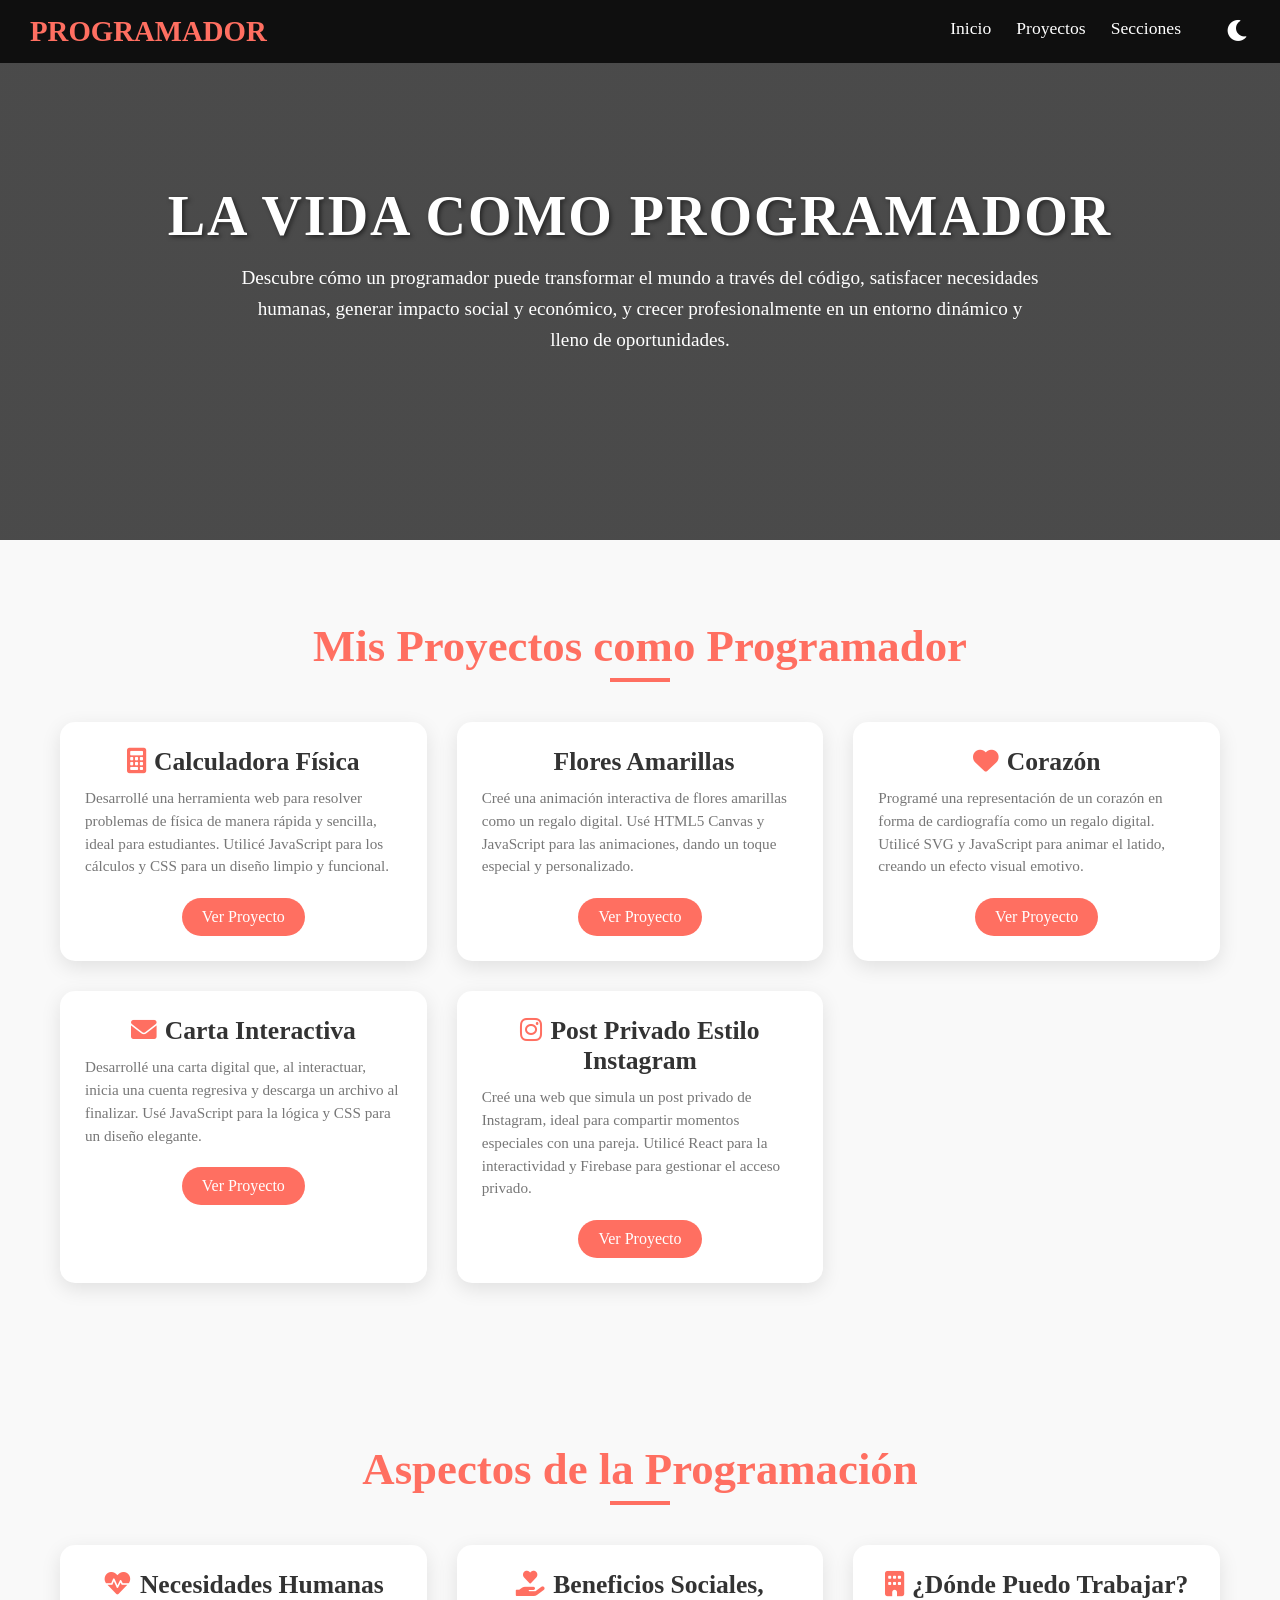
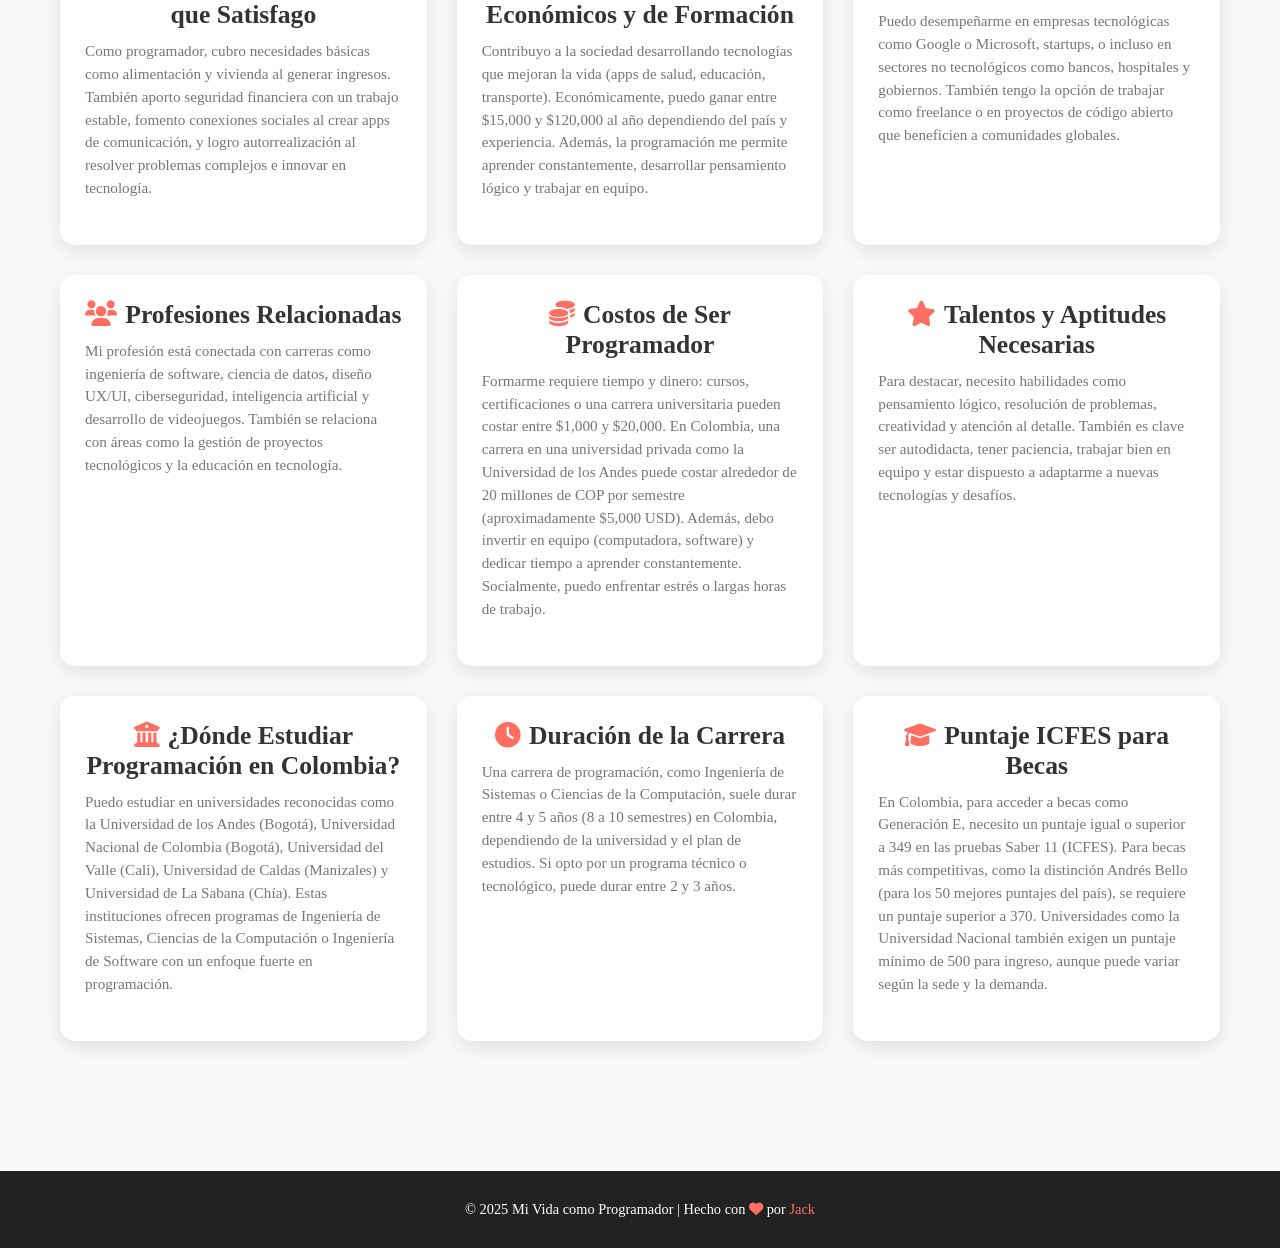
<file: Index.html>
<!DOCTYPE html>
<html lang="es">
<head>
    <meta charset="UTF-8">
    <meta name="viewport" content="width=device-width, initial-scale=1.0">
    <title>Mi Vida como Programador</title>
    <link rel="stylesheet" href="https://cdnjs.cloudflare.com/ajax/libs/font-awesome/6.0.0-beta3/css/all.min.css">
    <style>
        * {
            margin: 0;
            padding: 0;
            box-sizing: border-box;
            font-family: 'Times New Roman', Times, serif;
            transition: background-color 0.3s, color 0.3s;
        }

        body {
            background-color: #f9f9f9;
            color: #333;
        }

        /* Modo Oscuro */
        body.dark-mode {
            background-color: #1a1a1a;
            color: #e0e0e0;
        }

        /* Header */
        header {
            background: linear-gradient(rgba(0, 0, 0, 0.7), rgba(0, 0, 0, 0.7)), url('https://images.unsplash.com/photo-1516321318423-f06f85e504b3?ixlib=rb-4.0.3&auto=format&fit=crop&w=1920&q=80');
            background-size: cover;
            background-position: center;
            height: 60vh;
            display: flex;
            flex-direction: column;
            justify-content: center;
            align-items: center;
            text-align: center;
            color: white;
            padding: 20px;
        }

        header h1 {
            font-size: 3.5rem;
            margin-bottom: 15px;
            text-transform: uppercase;
            letter-spacing: 2px;
            text-shadow: 2px 2px 4px rgba(0, 0, 0, 0.5);
        }

        header p {
            font-size: 1.2rem;
            max-width: 800px;
            line-height: 1.6;
        }

        /* Navigation */
        nav {
            position: fixed;
            top: 0;
            width: 100%;
            padding: 15px 30px;
            display: flex;
            justify-content: space-between;
            align-items: center;
            background: rgba(0, 0, 0, 0.8);
            z-index: 1000;
            transition: background 0.3s;
        }

        nav.scrolled {
            background: rgba(0, 0, 0, 0.95);
        }

        nav .logo {
            font-size: 1.8rem;
            font-weight: 700;
            color: #ff6f61;
            text-transform: uppercase;
        }

        nav ul {
            list-style: none;
            display: flex;
            gap: 25px;
        }

        nav ul li a {
            color: white;
            text-decoration: none;
            font-size: 1.1rem;
            font-weight: 500;
            transition: color 0.3s;
        }

        nav ul li a:hover {
            color: #ff6f61;
        }

        .hamburger {
            display: none;
            font-size: 2rem;
            color: white;
            cursor: pointer;
        }

        /* Theme Toggle Button */
        .theme-toggle {
            background: none;
            border: none;
            color: white;
            font-size: 1.5rem;
            cursor: pointer;
            margin-left: 20px;
        }

        /* Projects Section */
        .projects-section {
            padding: 80px 20px;
            max-width: 1200px;
            margin: 0 auto;
        }

        .projects-section h2 {
            font-size: 2.8rem;
            margin-bottom: 50px;
            text-align: center;
            color: #ff6f61;
            position: relative;
        }

        body.dark-mode .projects-section h2 {
            color: #ff6f61;
        }

        .projects-section h2::after {
            content: '';
            width: 60px;
            height: 4px;
            background: #ff6f61;
            position: absolute;
            bottom: -10px;
            left: 50%;
            transform: translateX(-50%);
        }

        .projects-grid {
            display: grid;
            grid-template-columns: repeat(auto-fit, minmax(300px, 1fr));
            gap: 30px;
        }

        .project-card {
            background-color: white;
            border-radius: 15px;
            overflow: hidden;
            box-shadow: 0 6px 20px rgba(0, 0, 0, 0.1);
            transition: transform 0.3s, box-shadow 0.3s;
        }

        body.dark-mode .project-card {
            background-color: #2a2a2a;
            box-shadow: 0 6px 20px rgba(255, 255, 255, 0.1);
        }

        .project-card:hover {
            transform: translateY(-10px);
            box-shadow: 0 10px 30px rgba(0, 0, 0, 0.15);
        }

        body.dark-mode .project-card:hover {
            box-shadow: 0 10px 30px rgba(255, 255, 255, 0.15);
        }

        .project-card-content {
            padding: 25px;
            text-align: center;
        }

        .project-card-content h3 {
            font-size: 1.6rem;
            margin-bottom: 10px;
            color: #333;
        }

        body.dark-mode .project-card-content h3 {
            color: #e0e0e0;
        }

        .project-card-content p {
            color: #777;
            font-size: 0.95rem;
            margin-bottom: 20px;
            line-height: 1.5;
            text-align: left;
        }

        body.dark-mode .project-card-content p {
            color: #b0b0b0;
        }

        .project-card-content a {
            display: inline-block;
            text-decoration: none;
            color: white;
            background: #ff6f61;
            padding: 10px 20px;
            border-radius: 25px;
            font-weight: 500;
            transition: background 0.3s;
        }

        .project-card-content a:hover {
            background: #e65b50;
        }

        .icon {
            margin-right: 8px;
            color: #ff6f61;
        }

        /* Footer */
        footer {
            text-align: center;
            padding: 30px;
            background-color: #222;
            color: white;
            margin-top: 50px;
        }

        body.dark-mode footer {
            background-color: #111;
        }

        footer p {
            font-size: 0.9rem;
        }

        footer a {
            color: #ff6f61;
            text-decoration: none;
        }

        footer a:hover {
            text-decoration: underline;
        }

        /* Responsive Design */
        @media (max-width: 768px) {
            header {
                height: 50vh;
                padding: 15px;
            }

            header h1 {
                font-size: 2.2rem;
                max-width: 90%;
            }

            header p {
                font-size: 1rem;
                max-width: 90%;
            }

            .hamburger {
                display: block;
            }

            nav {
                padding: 15px 20px;
            }

            nav .logo {
                font-size: 1.4rem;
            }

            nav ul {
                position: absolute;
                top: 60px;
                left: 0;
                width: 100%;
                background: rgba(0, 0, 0, 0.95);
                flex-direction: column;
                align-items: center;
                gap: 15px;
                padding: 20px 0;
                display: none;
            }

            nav ul.active {
                display: flex;
            }

            nav ul li a {
                font-size: 1.2rem;
            }

            .projects-section {
                padding: 50px 15px;
            }

            .projects-section h2 {
                font-size: 2rem;
            }

            .projects-grid {
                grid-template-columns: 1fr;
                gap: 20px;
            }

            .project-card-content {
                padding: 20px;
            }

            .project-card-content h3 {
                font-size: 1.3rem;
            }

            .project-card-content p {
                font-size: 0.9rem;
            }

            .project-card-content a {
                font-size: 0.9rem;
                padding: 8px 15px;
            }
        }

        @media (max-width: 480px) {
            header {
                height: 40vh;
            }

            header h1 {
                font-size: 1.8rem;
                max-width: 85%;
            }

            header p {
                font-size: 0.9rem;
                max-width: 85%;
            }

            nav .logo {
                font-size: 1.2rem;
            }

            .hamburger {
                font-size: 1.5rem;
            }

            nav ul {
                top: 50px;
            }

            .projects-section h2 {
                font-size: 1.6rem;
            }

            .project-card-content h3 {
                font-size: 1.1rem;
            }

            .project-card-content p {
                font-size: 0.85rem;
            }
        }
    </style>
</head>
<body>

    <nav>
        <div class="logo">PROGRAMADOR</div>
        <div class="hamburger" onclick="toggleMenu()">☰</div>
        <ul id="nav-menu">
            <li><a href="#home">Inicio</a></li>
            <li><a href="#my-projects">Proyectos</a></li>
            <li><a href="#projects">Secciones</a></li>
            <li>
                <button class="theme-toggle" onclick="toggleTheme()">
                    <i class="fas fa-moon"></i>
                </button>
            </li>
        </ul>
    </nav>

    <header>
        <h1>La Vida como Programador</h1>
        <p>Descubre cómo un programador puede transformar el mundo a través del código, satisfacer necesidades humanas, generar impacto social y económico, y crecer profesionalmente en un entorno dinámico y lleno de oportunidades.</p>
    </header>

    <section class="projects-section" id="my-projects">
        <h2>Mis Proyectos como Programador</h2>
        <div class="projects-grid">
            <div class="project-card">
                <div class="project-card-content">
                    <h3><i class="fas fa-calculator icon"></i>Calculadora Física</h3>
                    <p>Desarrollé una herramienta web para resolver problemas de física de manera rápida y sencilla, ideal para estudiantes. Utilicé JavaScript para los cálculos y CSS para un diseño limpio y funcional.</p>
                    <a href="./Proyectos/Calculadora/Calculadora-fisica.html">Ver Proyecto</a>
                </div>
            </div>
            <div class="project-card">
                <div class="project-card-content">
                    <h3><i class="fas fa-flower icon"></i>Flores Amarillas</h3>
                    <p>Creé una animación interactiva de flores amarillas como un regalo digital. Usé HTML5 Canvas y JavaScript para las animaciones, dando un toque especial y personalizado.</p>
                    <a href="Proyectoflores.html">Ver Proyecto</a>
                </div>
            </div>
            <div class="project-card">
                <div class="project-card-content">
                    <h3><i class="fas fa-heart icon"></i>Corazón</h3>
                    <p>Programé una representación de un corazón en forma de cardiografía como un regalo digital. Utilicé SVG y JavaScript para animar el latido, creando un efecto visual emotivo.</p>
                    <a href="./Corazon/Corazon.html">Ver Proyecto</a>
                </div>
            </div>
            <div class="project-card">
                <div class="project-card-content">
                    <h3><i class="fas fa-envelope icon"></i>Carta Interactiva</h3>
                    <p>Desarrollé una carta digital que, al interactuar, inicia una cuenta regresiva y descarga un archivo al finalizar. Usé JavaScript para la lógica y CSS para un diseño elegante.</p>
                    <a href="./Cumple/Index.html">Ver Proyecto</a>
                </div>
            </div>
            <div class="project-card">
                <div class="project-card-content">
                    <h3><i class="fab fa-instagram icon"></i>Post Privado Estilo Instagram</h3>
                    <p>Creé una web que simula un post privado de Instagram, ideal para compartir momentos especiales con una pareja. Utilicé React para la interactividad y Firebase para gestionar el acceso privado.</p>
                    <a href="./Primermes/Pagina.html">Ver Proyecto</a>
                </div>
            </div>
        </div>
    </section>

    <section class="projects-section" id="projects">
        <h2>Aspectos de la Programación</h2>
        <div class="projects-grid">
            <div class="project-card">
                <div class="project-card-content">
                    <h3><i class="fas fa-heartbeat icon"></i>Necesidades Humanas que Satisfago</h3>
                    <p>Como programador, cubro necesidades básicas como alimentación y vivienda al generar ingresos. También aporto seguridad financiera con un trabajo estable, fomento conexiones sociales al crear apps de comunicación, y logro autorrealización al resolver problemas complejos e innovar en tecnología.</p>
                </div>
            </div>
            <div class="project-card">
                <div class="project-card-content">
                    <h3><i class="fas fa-hand-holding-heart icon"></i>Beneficios Sociales, Económicos y de Formación</h3>
                    <p>Contribuyo a la sociedad desarrollando tecnologías que mejoran la vida (apps de salud, educación, transporte). Económicamente, puedo ganar entre $15,000 y $120,000 al año dependiendo del país y experiencia. Además, la programación me permite aprender constantemente, desarrollar pensamiento lógico y trabajar en equipo.</p>
                </div>
            </div>
            <div class="project-card">
                <div class="project-card-content">
                    <h3><i class="fas fa-building icon"></i>¿Dónde Puedo Trabajar?</h3>
                    <p>Puedo desempeñarme en empresas tecnológicas como Google o Microsoft, startups, o incluso en sectores no tecnológicos como bancos, hospitales y gobiernos. También tengo la opción de trabajar como freelance o en proyectos de código abierto que beneficien a comunidades globales.</p>
                </div>
            </div>
            <div class="project-card">
                <div class="project-card-content">
                    <h3><i class="fas fa-users icon"></i>Profesiones Relacionadas</h3>
                    <p>Mi profesión está conectada con carreras como ingeniería de software, ciencia de datos, diseño UX/UI, ciberseguridad, inteligencia artificial y desarrollo de videojuegos. También se relaciona con áreas como la gestión de proyectos tecnológicos y la educación en tecnología.</p>
                </div>
            </div>
            <div class="project-card">
                <div class="project-card-content">
                    <h3><i class="fas fa-coins icon"></i>Costos de Ser Programador</h3>
                    <p>Formarme requiere tiempo y dinero: cursos, certificaciones o una carrera universitaria pueden costar entre $1,000 y $20,000. En Colombia, una carrera en una universidad privada como la Universidad de los Andes puede costar alrededor de 20 millones de COP por semestre (aproximadamente $5,000 USD). Además, debo invertir en equipo (computadora, software) y dedicar tiempo a aprender constantemente. Socialmente, puedo enfrentar estrés o largas horas de trabajo.</p>
                </div>
            </div>
            <div class="project-card">
                <div class="project-card-content">
                    <h3><i class="fas fa-star icon"></i>Talentos y Aptitudes Necesarias</h3>
                    <p>Para destacar, necesito habilidades como pensamiento lógico, resolución de problemas, creatividad y atención al detalle. También es clave ser autodidacta, tener paciencia, trabajar bien en equipo y estar dispuesto a adaptarme a nuevas tecnologías y desafíos.</p>
                </div>
            </div>
            <div class="project-card">
                <div class="project-card-content">
                    <h3><i class="fas fa-university icon"></i>¿Dónde Estudiar Programación en Colombia?</h3>
                    <p>Puedo estudiar en universidades reconocidas como la Universidad de los Andes (Bogotá), Universidad Nacional de Colombia (Bogotá), Universidad del Valle (Cali), Universidad de Caldas (Manizales) y Universidad de La Sabana (Chía). Estas instituciones ofrecen programas de Ingeniería de Sistemas, Ciencias de la Computación o Ingeniería de Software con un enfoque fuerte en programación.</p>
                </div>
            </div>
            <div class="project-card">
                <div class="project-card-content">
                    <h3><i class="fas fa-clock icon"></i>Duración de la Carrera</h3>
                    <p>Una carrera de programación, como Ingeniería de Sistemas o Ciencias de la Computación, suele durar entre 4 y 5 años (8 a 10 semestres) en Colombia, dependiendo de la universidad y el plan de estudios. Si opto por un programa técnico o tecnológico, puede durar entre 2 y 3 años.</p>
                </div>
            </div>
            <div class="project-card">
                <div class="project-card-content">
                    <h3><i class="fas fa-graduation-cap icon"></i>Puntaje ICFES para Becas</h3>
                    <p>En Colombia, para acceder a becas como Generación E, necesito un puntaje igual o superior a 349 en las pruebas Saber 11 (ICFES). Para becas más competitivas, como la distinción Andrés Bello (para los 50 mejores puntajes del país), se requiere un puntaje superior a 370. Universidades como la Universidad Nacional también exigen un puntaje mínimo de 500 para ingreso, aunque puede variar según la sede y la demanda.</p>
                </div>
            </div>
        </div>
    </section>

    <footer>
        <p>© 2025 Mi Vida como Programador | Hecho con <i class="fas fa-heart" style="color: #ff6f61;"></i> por <a href="#contact">Jack</a></p>
    </footer>

    <script>
        // Toggle Menu for Mobile
        function toggleMenu() {
            const menu = document.getElementById('nav-menu');
            menu.classList.toggle('active');
        }

        // Add Scrolled Class to Nav on Scroll
        window.addEventListener('scroll', () => {
            const nav = document.querySelector('nav');
            if (window.scrollY > 50) {
                nav.classList.add('scrolled');
            } else {
                nav.classList.remove('scrolled');
            }
        });

        // Toggle Theme (Dark/Light Mode)
        function toggleTheme() {
            const body = document.body;
            const themeIcon = document.querySelector('.theme-toggle i');
            body.classList.toggle('dark-mode');
            if (body.classList.contains('dark-mode')) {
                themeIcon.classList.remove('fa-moon');
                themeIcon.classList.add('fa-sun');
            } else {
                themeIcon.classList.remove('fa-sun');
                themeIcon.classList.add('fa-moon');
            }
            // Guardar preferencia en localStorage
            localStorage.setItem('theme', body.classList.contains('dark-mode') ? 'dark' : 'light');
        }

        // Cargar tema guardado al iniciar
        window.addEventListener('DOMContentLoaded', () => {
            const savedTheme = localStorage.getItem('theme');
            const themeIcon = document.querySelector('.theme-toggle i');
            if (savedTheme === 'dark') {
                document.body.classList.add('dark-mode');
                themeIcon.classList.remove('fa-moon');
                themeIcon.classList.add('fa-sun');
            }
        });
    </script>
</body>
</html>
</file>
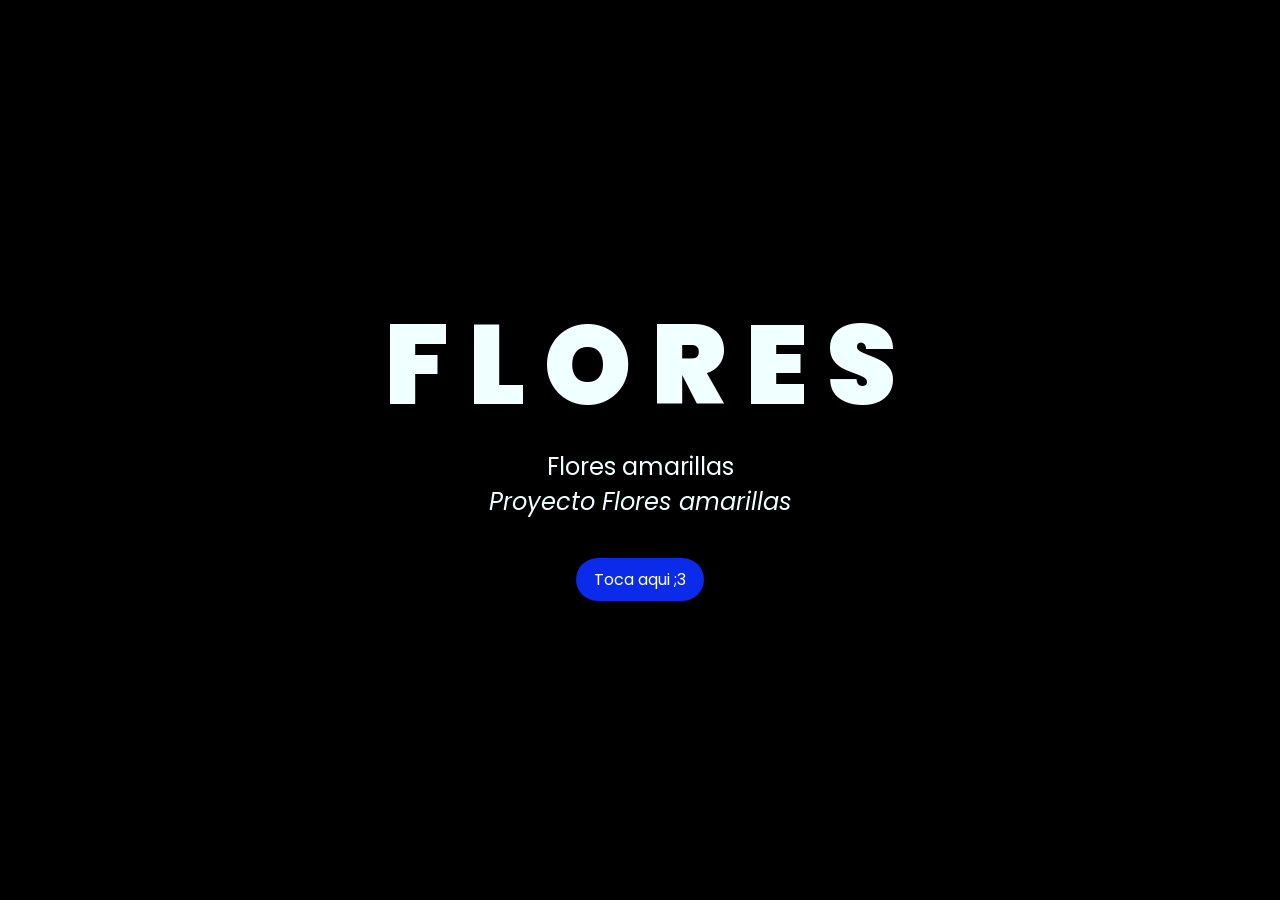
<file: Proyectoflores.html>
<!DOCTYPE html>
<html lang="es">

<head>
    <meta charset="UTF-8">
    <meta http-equiv="X-UA-Compatible" content="IE=edge">
    <meta name="viewport" content="width=device-width, initial-scale=1.0">
    <link rel="stylesheet" href="css/style.css">
    <title>Solo tú</title>
</head>

<body>
    <div class="greetings">
        <span>F</span>
        <span>L</span>
        <span>O</span>
        <span>R</span>
        <span>E</span>
        <span>S</span>
    </div>
    <div class="description">
        <span>Flores amarillas
            <br> <i> Proyecto Flores amarillas
            </i>
        </span>
    </div>
    <div class="button">
        <button class="botones">
            <a href="flower.html" style="color: #fff;">Toca aqui ;3</a>
        </button>
    </div>

</body>

</html>
</file>
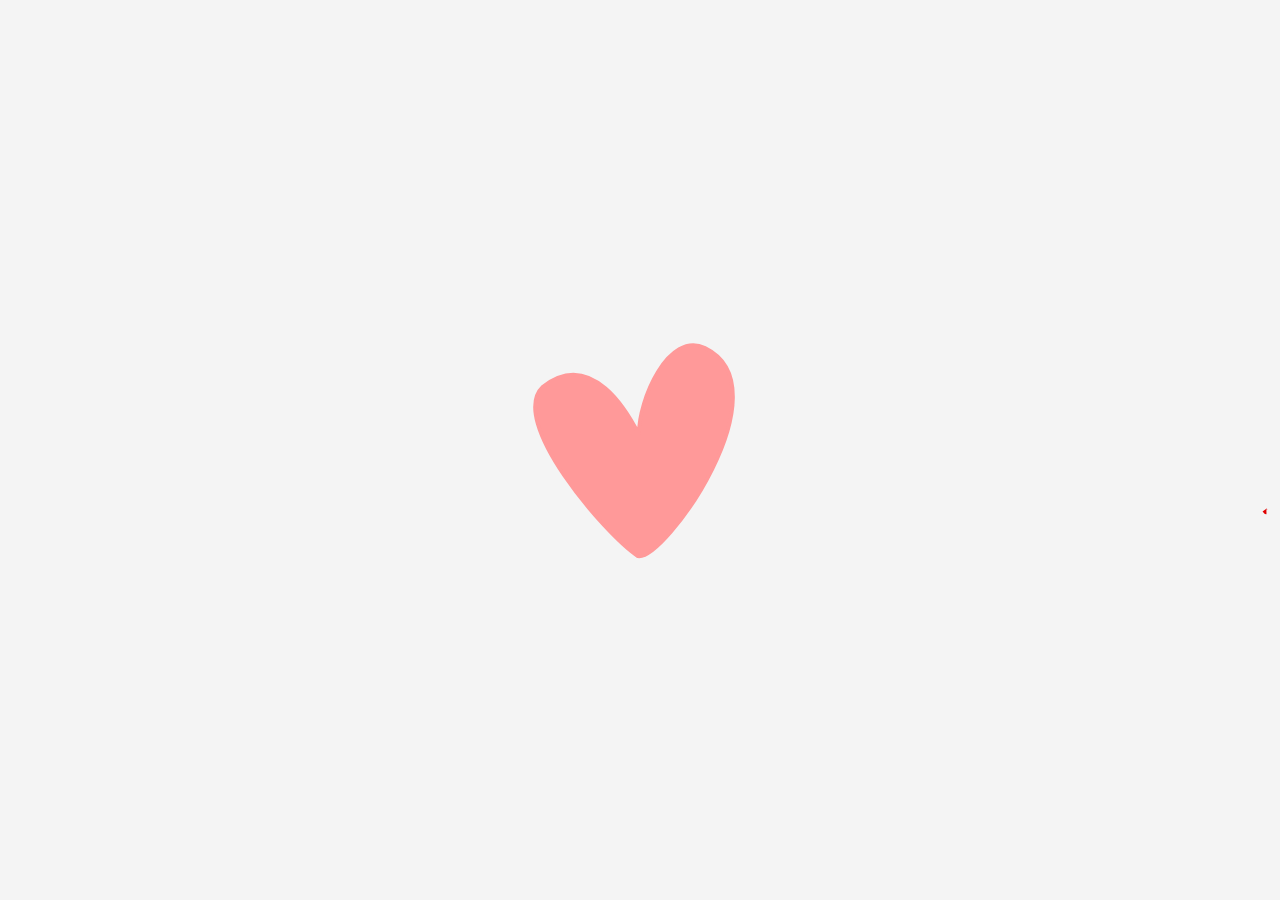
<file: Corazon/Corazon.html>
<!DOCTYPE html>
<html lang="en">
<head>
    <meta charset="UTF-8">
    <meta name="viewport" content="width=device-width, initial-scale=1.0">
    <link rel="stylesheet" href="Paginaa.css">
    <title>❤️‍🩹Mi corazoncito❤️‍🩹</title>
    <style>
        /* Estilos generales */
        body {
            margin: 0;
            padding: 0;
            height: 100vh;
            display: flex;
            justify-content: center;
            align-items: center;
            background-color: #f4f4f4;
            overflow: hidden;
            position: relative;
            font-family: Arial, sans-serif;
        }

        /* El SVG ocupa toda la pantalla */
        svg {
            position: absolute;
            top: 0;
            left: 0;
            width: 100vw;
            height: 100vh;
            object-fit: cover;
        }

        /* Estilo para el popup (inicialmente oculto) */
        .popup {
            display: none;
            position: fixed;
            top: 0;
            left: 0;
            width: 100%;
            height: 100%;
            background-color: rgba(0, 0, 0, 0.7);
            justify-content: center;
            align-items: center;
            z-index: 10;
        }

        .popup-content {
            background-color: white;
            padding: 20px;
            border-radius: 8px;
            text-align: center;
            max-width: 500px;
            margin: 0 auto;
        }

        .popup-content p {
            font-size: 18px;
            color: #333;
        }

        .close-btn, .redirect-btn {
            background-color: rgb(122, 141, 249);
            color: white;
            padding: 10px 20px;
            border: none;
            border-radius: 5px;
            cursor: pointer;
            font-size: 16px;
            margin-top: 20px;
        }

        .redirect-btn {
            background-color: rgb(161, 156, 248);
        }

        /* Animaciones para el corazón y la línea */
        svg path#line {
            fill: none;
            stroke: #e00000;
            stroke-width: 2;
            stroke-linecap: butt;
            stroke-linejoin: round;
            stroke-miterlimit: 4;
            stroke-dasharray: none;
            stroke-opacity: 1;
            stroke-dasharray: 1;
            stroke-dashoffset: 1;
            animation: dash 4s linear infinite;
        }

        svg path#heart {
            transform-origin: 50% 50%;
            animation: blink 4s linear infinite;
        }

        @keyframes dash {
            0% {
                stroke-dashoffset: 1;
            }
            80% {
                stroke-dashoffset: 0;
            }
            100% {
                stroke-dashoffset: 0;
            }
        }

        @keyframes blink {
            0% {
                opacity: 0;
                transform: scale(0);
            }
            60% {
                opacity: 0;
                transform: scale(0);
            }
            70% {
                opacity: 1;
                transform: scale(1.2);
            }
            75% {
                opacity: 1;
                transform: scale(1.0);
            }
            80% {
                opacity: 1;
                transform: scale(1.2);
            }
            85% {
                opacity: 1;
                transform: scale(1.0);
            }
            100% {
                opacity: 0;
                transform: scale(1.0);
            }
        }
    </style>
</head>
<body>
    <div>
        <svg xmlns="http://www.w3.org/2000/svg" id="svg5" version="1.1" viewBox="0 0 502.98 108.61" onclick="showPopup()">
            <path id="heart" d="M213.35 29.43c19.41-15.19 33.68 10.86 37.73 18.82-.28-13.61 11.64-40.98 25.94-34.01 32.3 15.74-15.88 83.8-26.4 81.76-13.24-9-51.35-53.3-37.27-66.57Z" style="fill:#ff9999;stroke:#ff9999;stroke-width:1.5;stroke-linecap:butt;stroke-linejoin:miter;stroke-miterlimit:4;stroke-dasharray:none;stroke-opacity:1"/>
            <path pathLength="1" id="line" d="M5.32 78.13c.96-.01 5-8.5 5.54-8.54.58-.05 6.1 8.51 7.1 8.51 3.66 0 9.29.06 10.71.05 2.53-.01 4.82-72.88 4.82-72.88l4.76 97.28 3.97-24.45 20.45-.22C64 77.86 77.1 63.66 78.36 63.8c1.31.15 6.68 14.08 7.94 14.07 2.3-.03 33.32.04 35.76.02.96 0 5-8.5 5.53-8.53.59-.05 6.1 8.51 7.1 8.5 3.66 0 9.3.07 10.72.06 2.53-.02 4.81-72.89 4.81-72.89l4.77 97.28 3.97-24.44s83.34-3.33 74.69 7.67c-8.65 11-45.3-42.94-31.65-53.58 25.6-19.96 49.96 36.94 40.26 36.5-12.2-.53 1.8-62.32 23.41-51.7 32.24 15.86-17.56 84.92-26.4 81.77-5.73-2.05-.68-21.68 31.4-26.58 26.65-6.42 29.5 2.35 52.62 7.11 2.53-.02 4.82-72.89 4.82-72.89l4.76 97.28 3.97-24.44 20.45-.22c1.31-.02 14.41-14.22 15.68-14.07 1.32.15 6.7 14.08 7.95 14.07 2.29-.03 33.32.04 35.76.02.95 0 5-8.5 5.53-8.54.58-.04 6.1 8.52 7.1 8.52 3.66 0 9.3.06 10.72.05 2.53-.02 4.81-72.89 4.81-72.89l4.77 97.28 3.97-24.44 20.45-.23c1.31-.01 14.4-14.22 15.68-14.07 1.32.16 6.69 14.09 7.94 14.07" />
        </svg>
    </div>

    <!-- Popup -->
    <div class="popup" id="popup">
        <div class="popup-content">
            <p>❤️‍🩹😻Así se siente mi corazón cada que te hablo o te veo en una foto, es muy dificil de explicar todo lo que siento por ti <br>
            amo tu carita, tus ojitos, tus labios, tu cabello, amo todo de ti. <br>
            amo tu forma de ser, amo el como me tratas a pesar de que jodo mucho, amo toda parte de ti <br> 
            creeme que muero por tenerte aqui conmigo, para poder abrazarte, besarte, el llegar a salir juntos o así sea solo quedarnos viendo las caras, quiero compartir toda mi vida contigo, tener nuestra casita, nuestra familia, con nuestros hijitos y mascotas❤️‍🩹😻 <br>
            Y creeme cuando te digo que eres re Lindo, Hermoso, Precioso, Bello y bueno como tal Perfecto, me siento tan afortunado de tener a alguien como tu en mi vida eres muy especial para mi... <br>
            Solo deseo el poder compartir todo contigo, pasar tiempo y muchas cosas más mi amor hermoso :3 <br>
            Se que esto es muy poco y lo siento amor 😞 <br>
            Te amo muchisimo mi niño hermoso❤️‍🩹😻</p>
            <button class="close-btn" onclick="closePopup()">Cerrar :3</button>
        </div>
    </div>

    <script>
        // Función para mostrar el popup
        function showPopup() {
            document.getElementById('popup').style.display = 'flex';
        }

        // Función para cerrar el popup
        function closePopup() {
            document.getElementById('popup').style.display = 'none';
        }

        // Función para redirigir a otra página
        function redirectPage() {
            window.location.href = 'Pagina.html'; // Redirige a la página "Prueba.html"
        }
    </script>
</body>
</html>
</file>
<file: css/style.css>
@import url('https://fonts.googleapis.com/css2?family=Poppins:ital,wght@0,500;1,900&display=swap');

* {
    font-family: 'Poppins', cursive;
    margin: 0;
    padding: 0;
    box-sizing: border-box;
}

body {
    color: azure;
    width: 100%;
    min-height: 100vh;
    display: flex;
    flex-direction: column;
    align-items: center;
    justify-content: center;
    background-color: black;
}

.botones {
    padding: 9px;
    border-radius: 80px;
    background-color: transparent;
    border: none;
    margin: 10px;
}

.botones a {
    background-color: #0a2be9;
    padding: 9px 18px;
    border-radius: 80px;
    text-decoration: none;
    display: inline-block;
    color: azure;
}

.botones a:focus {
    background-color: rgb(50, 194, 194);
}

.greetings {
    font-size: 7rem;
    font-weight: 900;
    text-align: center;
}

.greetings > span {
    animation: glow 2.5s ease-in-out infinite;
}

@keyframes glow {
    0%, 100% {
        color: #fff;
        text-shadow: 0 0 12px #39c6d6, 0 0 50px #39c6d6, 0 0 100px #39c6d6;
    }
    10%, 90% {
        color: #111;
        text-shadow: none;
    }
}

.greetings > span:nth-child(2) { animation-delay: .2s; }
.greetings > span:nth-child(3) { animation-delay: .4s; }
.greetings > span:nth-child(4) { animation-delay: .6s; }
.greetings > span:nth-child(5) { animation-delay: .8s; }
.greetings > span:nth-child(6) { animation-delay: 1s; }

.description {
    font-size: 1.5rem;
    margin-bottom: 20px;
    text-align: center;
    padding: 0 20px;
}

.button a {
    text-decoration: none;
    font-size: 1rem;
    color: #111;
}

@media screen and (max-width: 574px) {
    .greetings {
        font-size: 3rem;  /* Reducido de 4rem a 3rem para mejor proporción */
        font-weight: 900;
        line-height: 1.2;
    }
    
    .description {
        font-size: 1.2rem;  /* Reducido de 2rem a 1.2rem */
        margin-bottom: 15px;
    }
    
    .botones {
        padding: 6px;
        margin: 5px;
    }
    
    .botones a {
        padding: 8px 16px;
        font-size: 0.9rem;
    }
}
</file>
<file: Corazon/Paginaa.css>
.pagina-2 h1 {
    font-size: 24px;
    text-align: center;
    margin: 10px 0;  /* Espacio alrededor del título */
}

/* Estilo para el contenedor de la relación dentro de pagina-2 */
.pagina-2 .meses-de-relacion {
    font-size: 14.5px;
    text-align: center;
    margin: 20px 0 15px;
}

/* Estilo para los enlaces dentro de meses-de-relacion */
.meses-de-relacion h1 a {
    color: #000000;
    text-decoration: none;
    font-weight: 600;
}

/* Efecto hover sobre los enlaces */
.meses-de-relacion h1 a:hover {
    text-decoration: underline;
}
.redirect-button {
    background-color: rgb(156, 117, 255);
    color: white;
    padding: 10px 20px;
    border: none;
    border-radius: 5px;
    cursor: pointer;
    font-size: 16px;
    margin-top: 20px;
}
</file>
